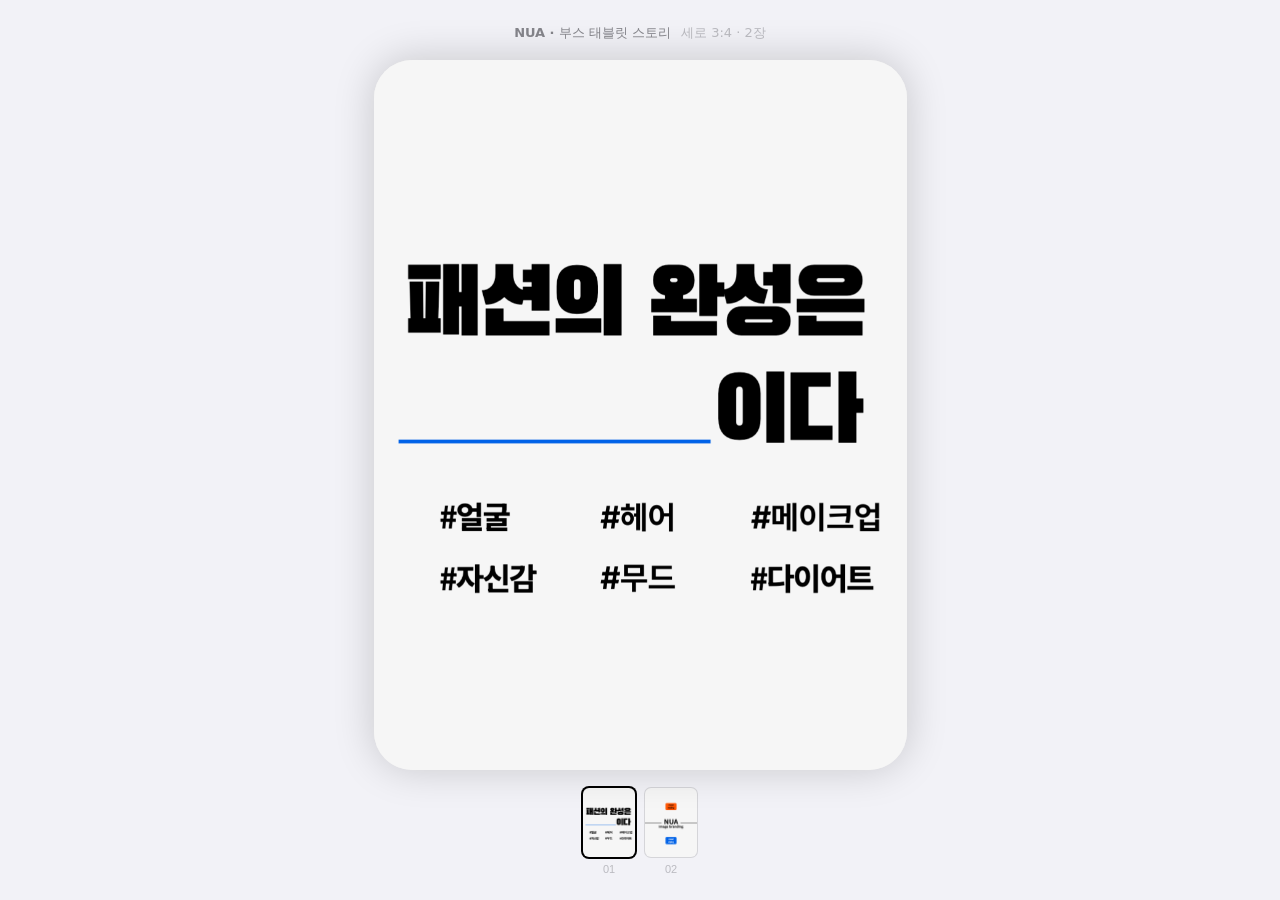
<file: nua-booth-story 2/index.html>
<!DOCTYPE html>
<html lang="ko">
<head>
  <meta charset="utf-8">
  <!-- 확대 차단: user-scalable=no, maximum-scale=1 (키오스크) -->
  <meta name="viewport" content="width=device-width, initial-scale=1, maximum-scale=1, user-scalable=no, viewport-fit=cover">
  <title>NUA 부스 스토리</title>

  <!-- iOS: 홈 화면에 추가 → 브라우저 UI 숨김 -->
  <meta name="apple-mobile-web-app-capable" content="yes">
  <meta name="apple-mobile-web-app-status-bar-style" content="black-translucent">
  <meta name="apple-mobile-web-app-title" content="NUA">
  <!-- Android: PWA standalone -->
  <meta name="mobile-web-app-capable" content="yes">
  <meta name="theme-color" content="#000000">
  <link rel="manifest" href="manifest.webmanifest">

  <link rel="stylesheet" href="styles/tokens.css">
  <link rel="stylesheet" href="styles/app.css">
</head>
<body>
  <div id="app"></div>
  <script type="module" src="src/main.js?v=5"></script>
</body>
</html>
</file>
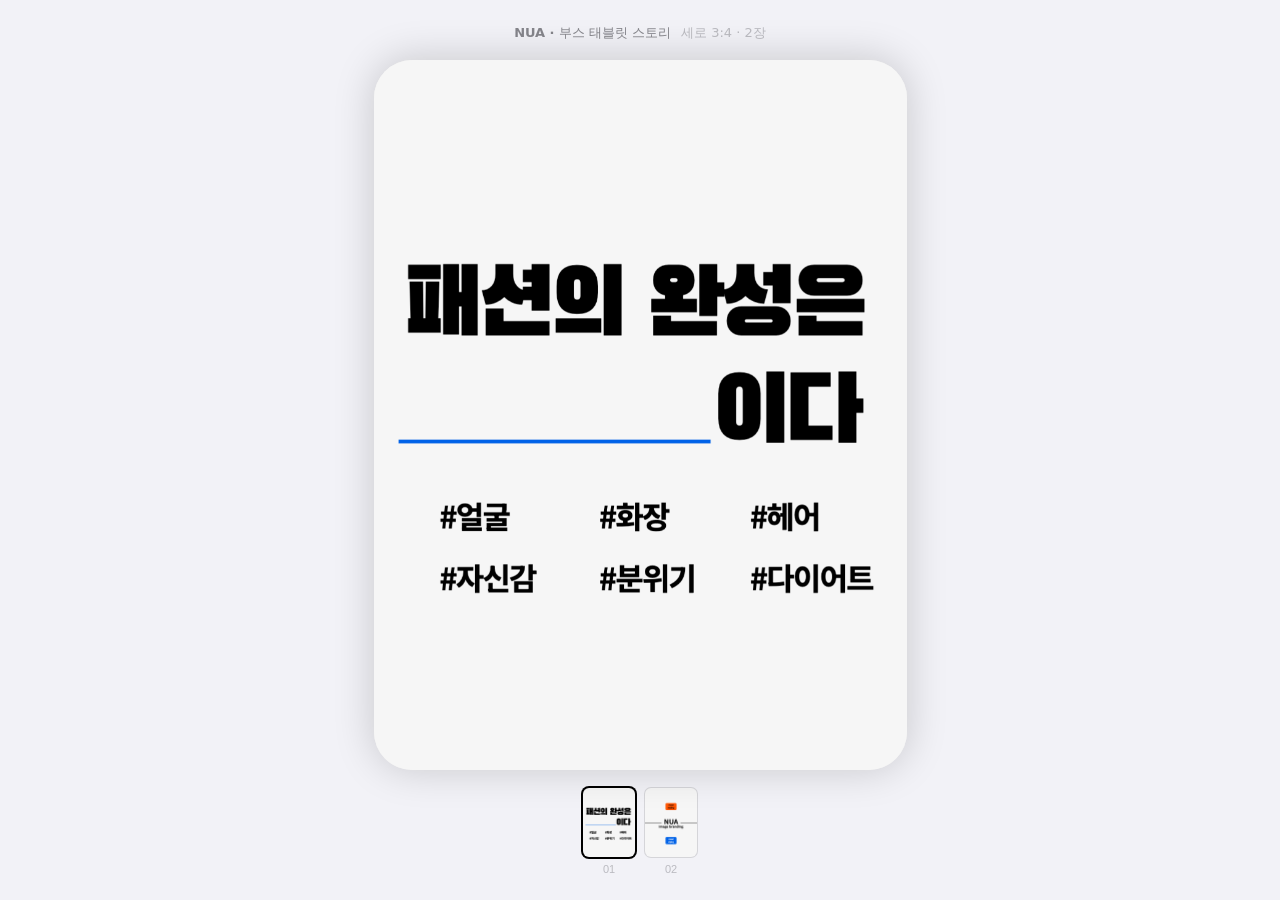
<file: nua-booth-story/index.html>
<!DOCTYPE html>
<html lang="ko">
<head>
  <meta charset="utf-8">
  <!-- 확대 차단: user-scalable=no, maximum-scale=1 (키오스크) -->
  <meta name="viewport" content="width=device-width, initial-scale=1, maximum-scale=1, user-scalable=no, viewport-fit=cover">
  <title>NUA 부스 스토리</title>

  <!-- iOS: 홈 화면에 추가 → 브라우저 UI 숨김 -->
  <meta name="apple-mobile-web-app-capable" content="yes">
  <meta name="apple-mobile-web-app-status-bar-style" content="black-translucent">
  <meta name="apple-mobile-web-app-title" content="NUA">
  <!-- Android: PWA standalone -->
  <meta name="mobile-web-app-capable" content="yes">
  <meta name="theme-color" content="#000000">
  <link rel="manifest" href="manifest.webmanifest">

  <link rel="stylesheet" href="styles/tokens.css">
  <link rel="stylesheet" href="styles/app.css">
</head>
<body>
  <div id="app"></div>
  <script type="module" src="src/main.js?v=3"></script>
</body>
</html>
</file>
<file: nua-booth-story 2/styles/tokens.css>
/* 디자인 시스템: Nuaa iOS 26 — 셸에서 실제로 쓰는 값만 추림 (README: Design Tokens). */
:root {
  /* 라벨 */
  --labels-primary: rgb(0, 0, 0);            /* 진행바 채움 / 텍스트 최상위 */
  --labels-secondary: rgba(60, 60, 67, 0.6); /* 보조 텍스트 */
  --labels-tertiary: rgba(60, 60, 67, 0.3);  /* 힌트·카운터·셰브론 */

  /* 필 / 배경 / 구분선 */
  --fills-tertiary: rgba(118, 118, 128, 0.12);   /* 진행바 트랙 */
  --backgrounds-secondary: rgb(242, 242, 247);   /* 프리뷰 배경(데스크톱) */
  --page-bg: #f4f4f4;                            /* 페이지 배경(아트워크 내부) */
  --separators-non-opaque: rgba(0, 0, 0, 0.12);

  /* 포인트 */
  --accents-blue: rgb(0, 136, 255);
  --accents-orange: rgb(255, 141, 40);

  /* 타이포: SF Pro / -apple-system 폴백 */
  --font-system: -apple-system, BlinkMacSystemFont, "SF Pro Text", "SF Pro",
    "Helvetica Neue", "Apple SD Gothic Neo", "Pretendard", system-ui, sans-serif;

  /* 이징 (진행바만 200ms, 그 외 120–200ms) */
  --ease: cubic-bezier(0.4, 0, 0.2, 1);

  /* 라운드 */
  --radius-capsule: 500px;
  --radius-thumb: 6px;
  --radius-sheet: 34px;
  --radius-frame: 38px;

  /* 시트 섀도 — 이것 하나만 사용 */
  --shadow-sheet: 0 -1px 40px rgba(0, 0, 0, 0.18);
}
</file>
<file: nua-booth-story 2/styles/app.css>
/* ── 전역 / 키오스크 하드닝 ───────────────────────────────────────── */
* { box-sizing: border-box; }

/* class 의 display 가 [hidden] 을 이기지 못하도록 (bottomSafe:false 하단행 숨김). */
[hidden] { display: none !important; }

html, body {
  margin: 0;
  height: 100%;
}

body {
  font-family: var(--font-system);
  -webkit-font-smoothing: antialiased;
  overflow: hidden;                 /* 스크롤 차단 */
  overscroll-behavior: none;        /* 당겨서 새로고침/바운스 차단 */
  touch-action: manipulation;       /* 더블탭 줌 차단 */
  user-select: none;
  -webkit-user-select: none;
  -webkit-touch-callout: none;      /* iOS 롱프레스 콜아웃 차단 */
}

body.is-preview { background: var(--backgrounds-secondary); }
body.is-kiosk   { background: #000; }   /* 풀스크린 레터박스 */

img { -webkit-user-drag: none; user-select: none; }

/* ── 앱 레이아웃 ─────────────────────────────────────────────────── */
#app { min-height: 100dvh; }

body.is-preview #app {
  display: flex;
  flex-direction: column;
  align-items: center;
  justify-content: center;
  gap: 18px;
  padding: 24px;
}

body.is-kiosk #app {
  position: fixed;
  inset: 0;
  display: grid;
  place-items: center;
}

.stage-mount { display: contents; }

/* ── 스테이지 (3:4 고정, crop 금지) ─────────────────────────────────── */
.stage {
  position: relative;
  aspect-ratio: 3 / 4;
  overflow: hidden;
  background: var(--page-bg);
  container-type: inline-size;        /* 셸 UI 를 cqw 로 스케일 */
  --u: calc(100cqw / 432);            /* 1 논리 px (기준 폭 432pt) */
}

/* 데스크톱 프리뷰: 뷰포트 높이에 맞춰 3:4 유지 + 라운드/섀도 */
body.is-preview .stage {
  width: min(100%, calc((100dvh - 190px) * 0.75));
  border-radius: var(--radius-frame);
  box-shadow: var(--shadow-sheet);
}

/* 실기기 풀스크린: 화면을 가득 채우되 3:4 유지 (letterbox), 라운드/섀도 제거 */
body.is-kiosk .stage {
  width: min(100vw, calc(100dvh * 3 / 4));
  border-radius: 0;
  box-shadow: none;
}

/* ── 배경 레이어 (크로스페이드) ─────────────────────────────────────── */
.layers { position: absolute; inset: 0; z-index: 0; }
.layer {
  position: absolute;
  inset: 0;
  background-position: center;
  background-size: cover;             /* 스테이지 100% 채움, crop 금지(비율 동일) */
  background-repeat: no-repeat;
  opacity: 0;
  transition: opacity 160ms var(--ease);
  will-change: opacity;
}

/* ── (Planned) 히트 영역 ───────────────────────────────────────────── */
/* 컨테이너는 클릭 통과(탭영역을 가리지 않게), 개별 히트영역만 이벤트 수신. */
.hotspots { position: absolute; inset: 0; z-index: 2; pointer-events: none; }
.hotspot {
  position: absolute;
  pointer-events: auto;
  min-width: calc(var(--u) * 44);     /* 최소 44×44pt */
  min-height: calc(var(--u) * 44);
  padding: 0;
  border: 0;
  background: transparent;
  cursor: pointer;
}

/* ── 컴포넌트 B: 탭 영역 ───────────────────────────────────────────── */
.tapzone {
  position: absolute;
  top: 0;
  bottom: 0;
  z-index: 1;
  padding: 0;
  margin: 0;
  border: 0;
  background: transparent;
  cursor: pointer;
  -webkit-tap-highlight-color: transparent;
}
.tapzone--left  { left: 0;  width: 26%; }
.tapzone--right { right: 0; width: 74%; }
.tapzone:active:not(:disabled) { background: rgba(0, 0, 0, 0.03); } /* 눌림만, 그 외 변화 없음 */
.tapzone:disabled { cursor: default; }                              /* 오버레이 열림 시 */

/* 데스크톱 프리뷰 호버: opacity만, 색 변경 없음 */
@media (hover: hover) {
  body.is-preview .tapzone:hover:not(:disabled) { opacity: 0.7; }
}

/* ── 프리뷰 헤더 ───────────────────────────────────────────────────── */
.preview-header {
  display: flex;
  align-items: baseline;
  gap: 10px;
  justify-content: center;
}
.preview-header__title {
  font-size: 13px;
  font-weight: 590;
  letter-spacing: -0.08px;
  color: var(--labels-secondary);
}
.preview-header__meta {
  font-size: 13px;
  color: var(--labels-tertiary);
  font-variant-numeric: tabular-nums;
}

/* ── 프리뷰 썸네일 레일 (운영자 goTo) ──────────────────────────────── */
.rail {
  display: flex;
  gap: 10px;
  flex-wrap: wrap;
  justify-content: center;
  max-width: min(100%, 860px);
}
.rail__item {
  display: flex;
  flex-direction: column;
  align-items: center;
  gap: 6px;
  width: 52px;
  padding: 0;
  border: 0;
  background: transparent;
  cursor: pointer;
}
@media (hover: hover) { .rail__item:hover { opacity: 0.7; } }
.rail__thumb {
  width: 52px;
  aspect-ratio: 3 / 4;
  border-radius: var(--radius-thumb);
  background-color: var(--page-bg);
  background-position: center;
  background-size: cover;
  box-shadow: 0 0 0 1px var(--separators-non-opaque);
}
.rail__item.is-active .rail__thumb {
  box-shadow: 0 0 0 2px var(--labels-primary);
}
.rail__num {
  font-size: 11px;
  line-height: 13px;
  font-weight: 510;
  color: var(--labels-tertiary);
  font-variant-numeric: tabular-nums;
}

/* ── 오버레이 바텀 시트 ────────────────────────────────────────────── */
.overlay {
  position: fixed;
  inset: 0;
  z-index: 100;
  display: flex;
  flex-direction: column;
  justify-content: flex-end;
  align-items: center;
}
.overlay__backdrop {
  position: absolute;
  inset: 0;
  background: rgba(0, 0, 0, 0.4);
  opacity: 0;
  transition: opacity 300ms var(--ease);
}
.overlay.is-open .overlay__backdrop { opacity: 1; }

.overlay__sheet {
  position: relative;
  width: min(100%, 560px);
  max-height: 92dvh;
  display: flex;
  flex-direction: column;
  background: #fff;
  border-radius: var(--radius-sheet) var(--radius-sheet) 0 0;
  box-shadow: var(--shadow-sheet);
  transform: translateY(100%);
  transition: transform 300ms var(--ease);
  overflow: hidden;
}
.overlay.is-open .overlay__sheet { transform: translateY(0); }

.overlay__bar {
  position: relative;
  flex: none;
  display: flex;
  align-items: center;
  gap: 12px;
  padding: 20px 16px 12px;
  border-bottom: 1px solid var(--separators-non-opaque);
}
.overlay__grabber {
  position: absolute;
  top: 8px;
  left: 50%;
  transform: translateX(-50%);
  width: 36px;
  height: 5px;
  border-radius: var(--radius-capsule);
  background: var(--fills-tertiary);
}
.overlay__title {
  flex: 1;
  font-size: 15px;
  font-weight: 590;
  letter-spacing: -0.2px;
  color: var(--labels-primary);
  white-space: nowrap;
  overflow: hidden;
  text-overflow: ellipsis;
}
.overlay__close {
  flex: none;
  display: grid;
  place-items: center;
  width: 44px;
  height: 44px;
  padding: 0;
  border: 0;
  border-radius: 50%;
  background: var(--fills-tertiary);
  color: var(--labels-secondary);
  font-size: 18px;
  cursor: pointer;
}
@media (hover: hover) { .overlay__close:hover { opacity: 0.7; } }

.overlay__scroll {
  flex: 1;
  overflow-y: auto;
  -webkit-overflow-scrolling: touch;
  touch-action: pan-y;              /* 시트 내부만 세로 스크롤 허용 */
  overscroll-behavior: contain;
  background: #fff;
}
.overlay__img { display: block; width: 100%; height: auto; }

/* ── 에러 ──────────────────────────────────────────────────────────── */
.error {
  color: var(--labels-secondary);
  text-align: center;
  padding: 40px;
  line-height: 1.5;
}
</file>
<file: nua-booth-story/styles/tokens.css>
/* 디자인 시스템: Nuaa iOS 26 — 셸에서 실제로 쓰는 값만 추림 (README: Design Tokens). */
:root {
  /* 라벨 */
  --labels-primary: rgb(0, 0, 0);            /* 진행바 채움 / 텍스트 최상위 */
  --labels-secondary: rgba(60, 60, 67, 0.6); /* 보조 텍스트 */
  --labels-tertiary: rgba(60, 60, 67, 0.3);  /* 힌트·카운터·셰브론 */

  /* 필 / 배경 / 구분선 */
  --fills-tertiary: rgba(118, 118, 128, 0.12);   /* 진행바 트랙 */
  --backgrounds-secondary: rgb(242, 242, 247);   /* 프리뷰 배경(데스크톱) */
  --page-bg: #f4f4f4;                            /* 페이지 배경(아트워크 내부) */
  --separators-non-opaque: rgba(0, 0, 0, 0.12);

  /* 포인트 */
  --accents-blue: rgb(0, 136, 255);
  --accents-orange: rgb(255, 141, 40);

  /* 타이포: SF Pro / -apple-system 폴백 */
  --font-system: -apple-system, BlinkMacSystemFont, "SF Pro Text", "SF Pro",
    "Helvetica Neue", "Apple SD Gothic Neo", "Pretendard", system-ui, sans-serif;

  /* 이징 (진행바만 200ms, 그 외 120–200ms) */
  --ease: cubic-bezier(0.4, 0, 0.2, 1);

  /* 라운드 */
  --radius-capsule: 500px;
  --radius-thumb: 6px;
  --radius-sheet: 34px;
  --radius-frame: 38px;

  /* 시트 섀도 — 이것 하나만 사용 */
  --shadow-sheet: 0 -1px 40px rgba(0, 0, 0, 0.18);
}
</file>
<file: nua-booth-story/styles/app.css>
/* ── 전역 / 키오스크 하드닝 ───────────────────────────────────────── */
* { box-sizing: border-box; }

/* class 의 display 가 [hidden] 을 이기지 못하도록 (bottomSafe:false 하단행 숨김). */
[hidden] { display: none !important; }

html, body {
  margin: 0;
  height: 100%;
}

body {
  font-family: var(--font-system);
  -webkit-font-smoothing: antialiased;
  overflow: hidden;                 /* 스크롤 차단 */
  overscroll-behavior: none;        /* 당겨서 새로고침/바운스 차단 */
  touch-action: manipulation;       /* 더블탭 줌 차단 */
  user-select: none;
  -webkit-user-select: none;
  -webkit-touch-callout: none;      /* iOS 롱프레스 콜아웃 차단 */
}

body.is-preview { background: var(--backgrounds-secondary); }
body.is-kiosk   { background: #000; }   /* 풀스크린 레터박스 */

img { -webkit-user-drag: none; user-select: none; }

/* ── 앱 레이아웃 ─────────────────────────────────────────────────── */
#app { min-height: 100dvh; }

body.is-preview #app {
  display: flex;
  flex-direction: column;
  align-items: center;
  justify-content: center;
  gap: 18px;
  padding: 24px;
}

body.is-kiosk #app {
  position: fixed;
  inset: 0;
  display: grid;
  place-items: center;
}

.stage-mount { display: contents; }

/* ── 스테이지 (3:4 고정, crop 금지) ─────────────────────────────────── */
.stage {
  position: relative;
  aspect-ratio: 3 / 4;
  overflow: hidden;
  background: var(--page-bg);
  container-type: inline-size;        /* 셸 UI 를 cqw 로 스케일 */
  --u: calc(100cqw / 432);            /* 1 논리 px (기준 폭 432pt) */
}

/* 데스크톱 프리뷰: 뷰포트 높이에 맞춰 3:4 유지 + 라운드/섀도 */
body.is-preview .stage {
  width: min(100%, calc((100dvh - 190px) * 0.75));
  border-radius: var(--radius-frame);
  box-shadow: var(--shadow-sheet);
}

/* 실기기 풀스크린: 화면을 가득 채우되 3:4 유지 (letterbox), 라운드/섀도 제거 */
body.is-kiosk .stage {
  width: min(100vw, calc(100dvh * 3 / 4));
  border-radius: 0;
  box-shadow: none;
}

/* ── 배경 레이어 (크로스페이드) ─────────────────────────────────────── */
.layers { position: absolute; inset: 0; z-index: 0; }
.layer {
  position: absolute;
  inset: 0;
  background-position: center;
  background-size: cover;             /* 스테이지 100% 채움, crop 금지(비율 동일) */
  background-repeat: no-repeat;
  opacity: 0;
  transition: opacity 160ms var(--ease);
  will-change: opacity;
}

/* ── (Planned) 히트 영역 ───────────────────────────────────────────── */
/* 컨테이너는 클릭 통과(탭영역을 가리지 않게), 개별 히트영역만 이벤트 수신. */
.hotspots { position: absolute; inset: 0; z-index: 2; pointer-events: none; }
.hotspot {
  position: absolute;
  pointer-events: auto;
  min-width: calc(var(--u) * 44);     /* 최소 44×44pt */
  min-height: calc(var(--u) * 44);
  padding: 0;
  border: 0;
  background: transparent;
  cursor: pointer;
}

/* ── 컴포넌트 B: 탭 영역 ───────────────────────────────────────────── */
.tapzone {
  position: absolute;
  top: 0;
  bottom: 0;
  z-index: 1;
  padding: 0;
  margin: 0;
  border: 0;
  background: transparent;
  cursor: pointer;
  -webkit-tap-highlight-color: transparent;
}
.tapzone--left  { left: 0;  width: 26%; }
.tapzone--right { right: 0; width: 74%; }
.tapzone:active:not(:disabled) { background: rgba(0, 0, 0, 0.03); } /* 눌림만, 그 외 변화 없음 */
.tapzone:disabled { cursor: default; }                              /* 오버레이 열림 시 */

/* 데스크톱 프리뷰 호버: opacity만, 색 변경 없음 */
@media (hover: hover) {
  body.is-preview .tapzone:hover:not(:disabled) { opacity: 0.7; }
}

/* ── 프리뷰 헤더 ───────────────────────────────────────────────────── */
.preview-header {
  display: flex;
  align-items: baseline;
  gap: 10px;
  justify-content: center;
}
.preview-header__title {
  font-size: 13px;
  font-weight: 590;
  letter-spacing: -0.08px;
  color: var(--labels-secondary);
}
.preview-header__meta {
  font-size: 13px;
  color: var(--labels-tertiary);
  font-variant-numeric: tabular-nums;
}

/* ── 프리뷰 썸네일 레일 (운영자 goTo) ──────────────────────────────── */
.rail {
  display: flex;
  gap: 10px;
  flex-wrap: wrap;
  justify-content: center;
  max-width: min(100%, 860px);
}
.rail__item {
  display: flex;
  flex-direction: column;
  align-items: center;
  gap: 6px;
  width: 52px;
  padding: 0;
  border: 0;
  background: transparent;
  cursor: pointer;
}
@media (hover: hover) { .rail__item:hover { opacity: 0.7; } }
.rail__thumb {
  width: 52px;
  aspect-ratio: 3 / 4;
  border-radius: var(--radius-thumb);
  background-color: var(--page-bg);
  background-position: center;
  background-size: cover;
  box-shadow: 0 0 0 1px var(--separators-non-opaque);
}
.rail__item.is-active .rail__thumb {
  box-shadow: 0 0 0 2px var(--labels-primary);
}
.rail__num {
  font-size: 11px;
  line-height: 13px;
  font-weight: 510;
  color: var(--labels-tertiary);
  font-variant-numeric: tabular-nums;
}

/* ── 오버레이 바텀 시트 ────────────────────────────────────────────── */
.overlay {
  position: fixed;
  inset: 0;
  z-index: 100;
  display: flex;
  flex-direction: column;
  justify-content: flex-end;
  align-items: center;
}
.overlay__backdrop {
  position: absolute;
  inset: 0;
  background: rgba(0, 0, 0, 0.4);
  opacity: 0;
  transition: opacity 300ms var(--ease);
}
.overlay.is-open .overlay__backdrop { opacity: 1; }

.overlay__sheet {
  position: relative;
  width: min(100%, 560px);
  max-height: 92dvh;
  display: flex;
  flex-direction: column;
  background: #fff;
  border-radius: var(--radius-sheet) var(--radius-sheet) 0 0;
  box-shadow: var(--shadow-sheet);
  transform: translateY(100%);
  transition: transform 300ms var(--ease);
  overflow: hidden;
}
.overlay.is-open .overlay__sheet { transform: translateY(0); }

.overlay__bar {
  position: relative;
  flex: none;
  display: flex;
  align-items: center;
  gap: 12px;
  padding: 20px 16px 12px;
  border-bottom: 1px solid var(--separators-non-opaque);
}
.overlay__grabber {
  position: absolute;
  top: 8px;
  left: 50%;
  transform: translateX(-50%);
  width: 36px;
  height: 5px;
  border-radius: var(--radius-capsule);
  background: var(--fills-tertiary);
}
.overlay__title {
  flex: 1;
  font-size: 15px;
  font-weight: 590;
  letter-spacing: -0.2px;
  color: var(--labels-primary);
  white-space: nowrap;
  overflow: hidden;
  text-overflow: ellipsis;
}
.overlay__close {
  flex: none;
  display: grid;
  place-items: center;
  width: 44px;
  height: 44px;
  padding: 0;
  border: 0;
  border-radius: 50%;
  background: var(--fills-tertiary);
  color: var(--labels-secondary);
  font-size: 18px;
  cursor: pointer;
}
@media (hover: hover) { .overlay__close:hover { opacity: 0.7; } }

.overlay__scroll {
  flex: 1;
  overflow-y: auto;
  -webkit-overflow-scrolling: touch;
  touch-action: pan-y;              /* 시트 내부만 세로 스크롤 허용 */
  overscroll-behavior: contain;
  background: #fff;
}
.overlay__img { display: block; width: 100%; height: auto; }

/* ── 에러 ──────────────────────────────────────────────────────────── */
.error {
  color: var(--labels-secondary);
  text-align: center;
  padding: 40px;
  line-height: 1.5;
}
</file>
